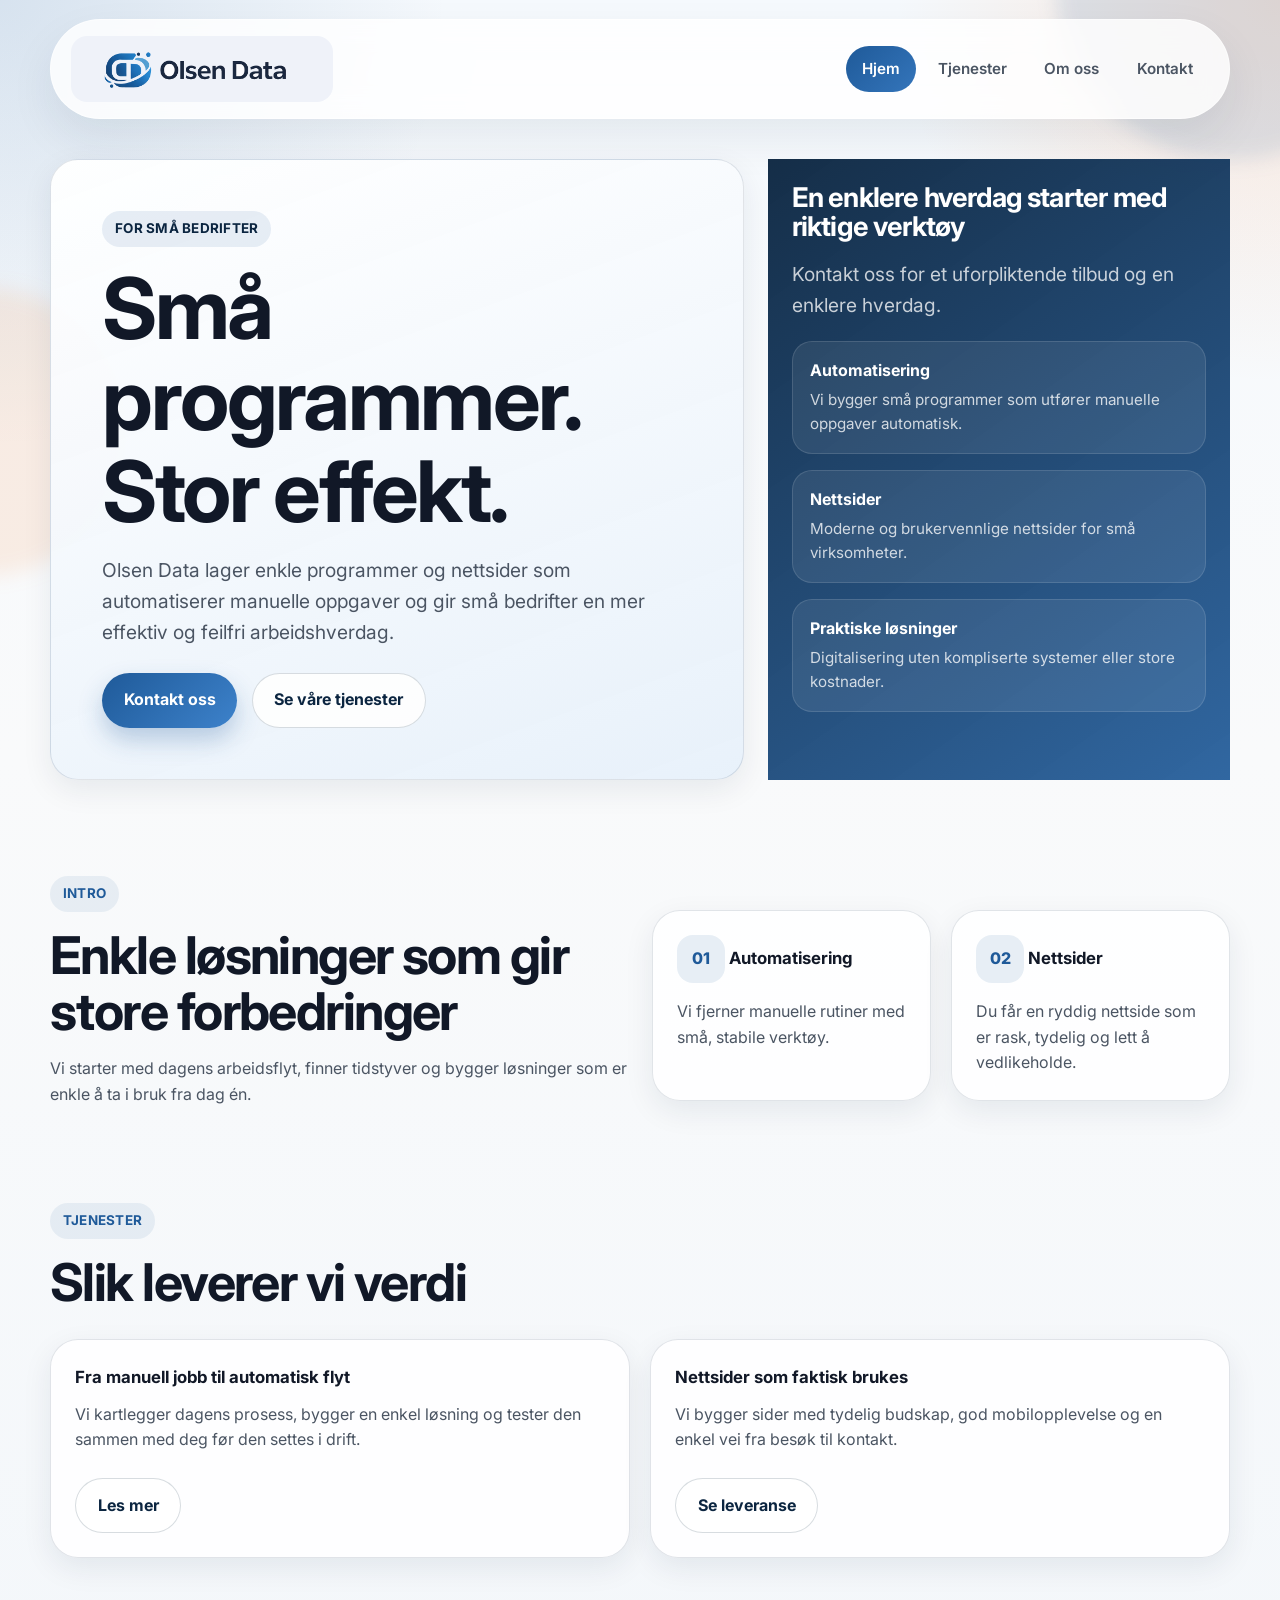
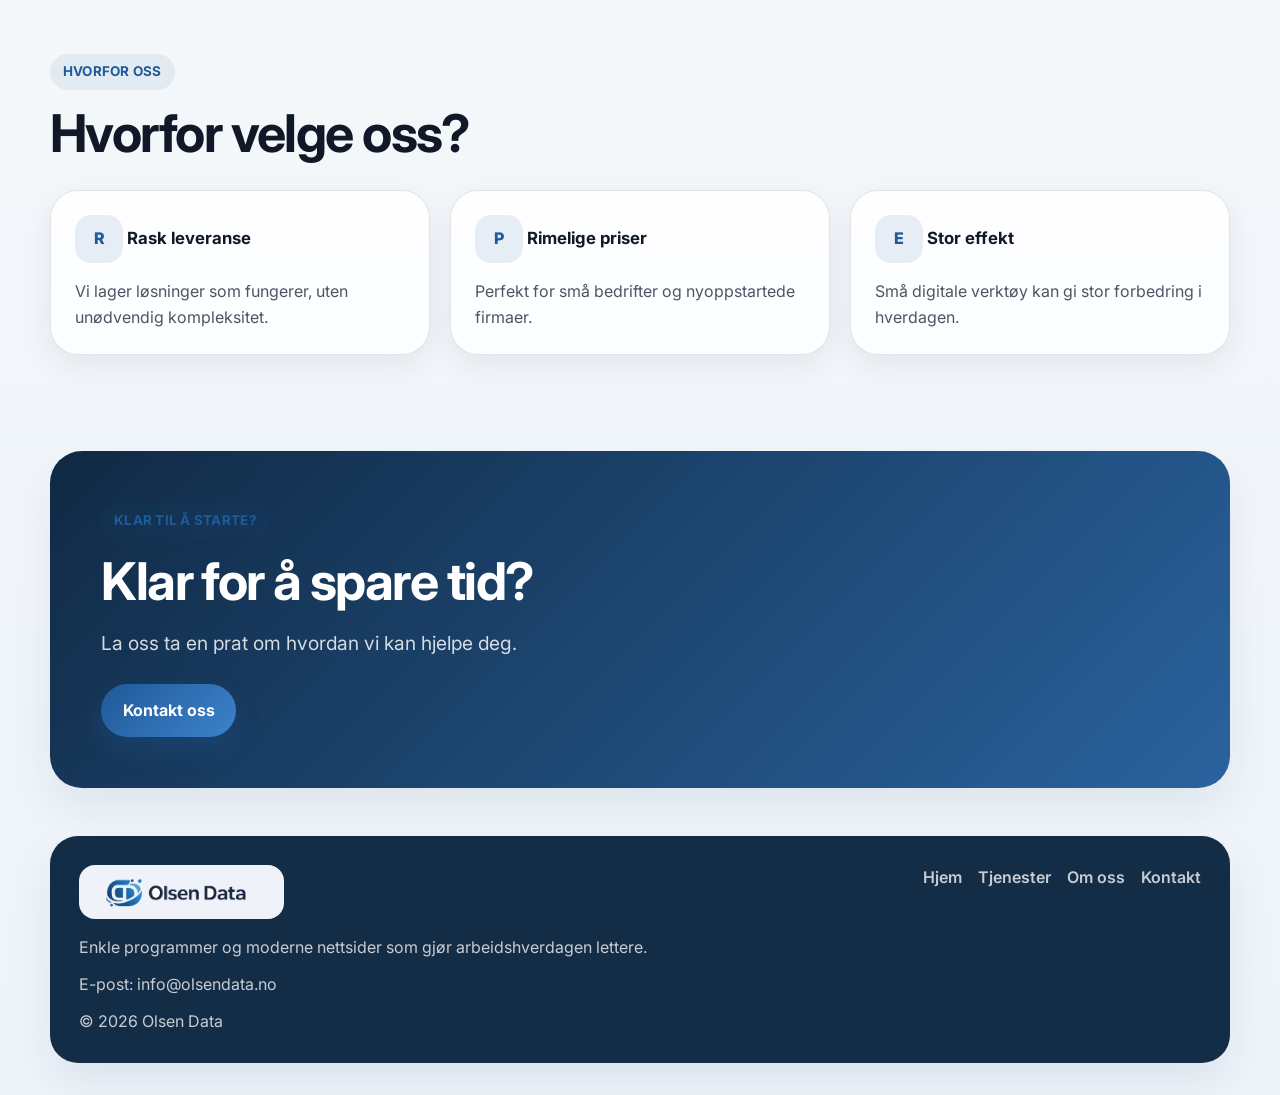
<file: wwwroot/index.html>
<!DOCTYPE html>
<html lang="no">
<head>
  <meta charset="utf-8">
  <meta name="viewport" content="width=device-width, initial-scale=1">
  <title>Olsen Data | Sm&aring; programmer. Stor effekt.</title>
  <meta
    name="description"
    content="Olsen Data lager enkle programmer og nettsider som automatiserer manuelle oppgaver og gir sm&aring; bedrifter en mer effektiv arbeidshverdag.">
  <link rel="stylesheet" href="/css/site.css">
  <script src="/js/site.js?v=20260311c" defer></script>
</head>
<body>
  <div class="page-shell">
    <header class="site-header">
      <div class="header-inner">
        <a class="brand brand-header" href="/">
          <img class="brand-logo-horizontal" src="/images/logo/olsen-data-horizontal-v3.png?v=20260311b" alt="Olsen Data logo">
        </a>
        <nav class="site-nav" aria-label="Hovedmeny">
          <a class="active" href="/">Hjem</a>
          <a href="/tjenester/">Tjenester</a>
          <a href="/om-oss/">Om oss</a>
          <a href="/kontakt/">Kontakt</a>
        </nav>
      </div>
    </header>

    <main>
      <section class="hero">
        <div class="section-inner hero-grid">
          <div class="hero-panel">
            <span class="hero-badge">For sm&aring; bedrifter</span>
            <h1>Sm&aring; programmer. Stor effekt.</h1>
            <p class="lead">
              Olsen Data lager enkle programmer og nettsider som automatiserer manuelle oppgaver og
              gir sm&aring; bedrifter en mer effektiv og feilfri arbeidshverdag.
            </p>
            <div class="cta-row">
              <a class="button button-primary" href="/kontakt/">Kontakt oss</a>
              <a class="button button-secondary" href="/tjenester/">Se v&aring;re tjenester</a>
            </div>
          </div>
          <aside class="hero-side">
            <h3>En enklere hverdag starter med riktige verkt&oslash;y</h3>
            <p class="lead muted-light">
              Kontakt oss for et uforpliktende tilbud og en enklere hverdag.
            </p>
            <div class="hero-stats">
              <div class="hero-stat">
                <strong>Automatisering</strong>
                <span>Vi bygger sm&aring; programmer som utf&oslash;rer manuelle oppgaver automatisk.</span>
              </div>
              <div class="hero-stat">
                <strong>Nettsider</strong>
                <span>Moderne og brukervennlige nettsider for sm&aring; virksomheter.</span>
              </div>
              <div class="hero-stat">
                <strong>Praktiske l&oslash;sninger</strong>
                <span>Digitalisering uten kompliserte systemer eller store kostnader.</span>
              </div>
            </div>
          </aside>
        </div>
      </section>

      <section class="section">
        <div class="section-inner split-layout">
          <div class="section-copy">
            <span class="eyebrow">Intro</span>
            <h2>Enkle l&oslash;sninger som gir store forbedringer</h2>
            <p>
              Vi starter med dagens arbeidsflyt, finner tidstyver og bygger l&oslash;sninger som er enkle &aring;
              ta i bruk fra dag &eacute;n.
            </p>
          </div>
          <div class="grid-two">
            <article class="card">
              <div class="card-icon">01</div>
              <strong>Automatisering</strong>
              <p>Vi fjerner manuelle rutiner med sm&aring;, stabile verkt&oslash;y.</p>
            </article>
            <article class="card">
              <div class="card-icon">02</div>
              <strong>Nettsider</strong>
              <p>Du f&aring;r en ryddig nettside som er rask, tydelig og lett &aring; vedlikeholde.</p>
            </article>
          </div>
        </div>
      </section>

      <section class="section">
        <div class="section-inner">
          <div class="section-copy">
            <span class="eyebrow">Tjenester</span>
            <h2>Slik leverer vi verdi</h2>
          </div>
          <div class="grid-two">
            <article class="service-card">
              <strong>Fra manuell jobb til automatisk flyt</strong>
              <p>
                Vi kartlegger dagens prosess, bygger en enkel l&oslash;sning og tester den sammen med deg
                f&oslash;r den settes i drift.
              </p>
              <div class="cta-row">
                <a class="button button-secondary" href="/tjenester/">Les mer</a>
              </div>
            </article>
            <article class="service-card">
              <strong>Nettsider som faktisk brukes</strong>
              <p>
                Vi bygger sider med tydelig budskap, god mobilopplevelse og en enkel vei fra bes&oslash;k
                til kontakt.
              </p>
              <div class="cta-row">
                <a class="button button-secondary" href="/tjenester/">Se leveranse</a>
              </div>
            </article>
          </div>
        </div>
      </section>

      <section class="section">
        <div class="section-inner">
          <div class="section-copy">
            <span class="eyebrow">Hvorfor oss</span>
            <h2>Hvorfor velge oss?</h2>
          </div>
          <div class="grid-three">
            <article class="value-card">
              <div class="card-icon">R</div>
              <strong>Rask leveranse</strong>
              <p>Vi lager l&oslash;sninger som fungerer, uten un&oslash;dvendig kompleksitet.</p>
            </article>
            <article class="value-card">
              <div class="card-icon">P</div>
              <strong>Rimelige priser</strong>
              <p>Perfekt for sm&aring; bedrifter og nyoppstartede firmaer.</p>
            </article>
            <article class="value-card">
              <div class="card-icon">E</div>
              <strong>Stor effekt</strong>
              <p>Sm&aring; digitale verkt&oslash;y kan gi stor forbedring i hverdagen.</p>
            </article>
          </div>
        </div>
      </section>

      <section class="section">
        <div class="section-inner">
          <div class="feature-banner">
            <span class="eyebrow">Klar til &aring; starte?</span>
            <h2>Klar for &aring; spare tid?</h2>
            <p class="lead">La oss ta en prat om hvordan vi kan hjelpe deg.</p>
            <div class="cta-row">
              <a class="button button-primary" href="/kontakt/">Kontakt oss</a>
            </div>
          </div>
        </div>
      </section>
    </main>

    <footer class="site-footer">
      <div class="footer-inner">
        <div>
          <a class="brand brand-footer" href="/">
            <img class="brand-logo-horizontal" src="/images/logo/olsen-data-horizontal-v3.png" alt="Olsen Data logo">
          </a>
          <p style="margin-top: 1rem;">
            Enkle programmer og moderne nettsider som gj&oslash;r arbeidshverdagen lettere.
          </p>
          <p style="margin-top: 0.7rem;">E-post: <a href="mailto:info@olsendata.no">info@olsendata.no</a></p>
          <p style="margin-top: 0.7rem;">&copy; <span data-year></span> Olsen Data</p>
        </div>
        <div class="footer-links">
          <a href="/">Hjem</a>
          <a href="/tjenester/">Tjenester</a>
          <a href="/om-oss/">Om oss</a>
          <a href="/kontakt/">Kontakt</a>
        </div>
      </div>
    </footer>
  </div>
</body>
</html>
</file>
<file: css/site.css>
@import url("https://fonts.googleapis.com/css2?family=Inter:wght@400;500;600;700;800&display=swap");

:root {
  --color-primary: #1f5a99;
  --color-secondary: #0b2540;
  --color-light-blue: #e6f0fa;
  --color-accent: #ff8a3d;
  --color-text: #111827;
  --color-text-muted: #4b5563;
  --color-background: #f9fafb;
  --color-white: #ffffff;
  --color-border: rgba(11, 37, 64, 0.12);
  --color-success: #166534;
  --color-success-bg: #dcfce7;
  --color-error: #b91c1c;
  --color-error-bg: #fee2e2;
  --shadow-soft: 0 20px 45px rgba(11, 37, 64, 0.08);
  --shadow-card: 0 10px 30px rgba(11, 37, 64, 0.08);
  --radius-lg: 28px;
  --radius-md: 20px;
  --radius-sm: 14px;
  --content-width: 1180px;
}

* {
  box-sizing: border-box;
}

html {
  scroll-behavior: smooth;
}

body {
  margin: 0;
  font-family: "Inter", "Segoe UI", sans-serif;
  color: var(--color-text);
  background:
    radial-gradient(circle at top right, rgba(255, 138, 61, 0.18), transparent 24rem),
    radial-gradient(circle at top left, rgba(31, 90, 153, 0.14), transparent 28rem),
    linear-gradient(180deg, #f5f9fd 0%, var(--color-background) 28%, #eef4fa 100%);
  line-height: 1.6;
}

a {
  color: inherit;
  text-decoration: none;
}

.page-shell {
  position: relative;
  overflow: hidden;
}

.page-shell::before,
.page-shell::after {
  content: "";
  position: absolute;
  border-radius: 999px;
  pointer-events: none;
  filter: blur(10px);
}

.page-shell::before {
  top: -12rem;
  right: -8rem;
  width: 22rem;
  height: 22rem;
  background: rgba(31, 90, 153, 0.12);
}

.page-shell::after {
  top: 18rem;
  left: -10rem;
  width: 18rem;
  height: 18rem;
  background: rgba(255, 138, 61, 0.12);
}

.site-header,
.site-footer,
.section,
.hero {
  position: relative;
  z-index: 1;
}

.site-header {
  padding: 1.2rem 1.25rem 0;
}

.header-inner,
.section-inner,
.footer-inner {
  width: min(calc(100% - 2rem), var(--content-width));
  margin: 0 auto;
}

.header-inner {
  display: flex;
  align-items: center;
  justify-content: space-between;
  gap: 1rem;
  padding: 1rem 1.25rem;
  border: 1px solid rgba(255, 255, 255, 0.55);
  border-radius: 999px;
  background: rgba(255, 255, 255, 0.82);
  backdrop-filter: blur(14px);
  box-shadow: var(--shadow-soft);
}

.brand {
  display: inline-flex;
  align-items: center;
  gap: 0.9rem;
  font-weight: 800;
  letter-spacing: -0.02em;
}

.brand-logo-horizontal {
  display: block;
  width: auto;
}

.brand-header .brand-logo-horizontal {
  height: 3.2rem;
}

.brand-header {
  padding: 0.45rem 0.6rem;
  border-radius: 16px;
  background: rgb(239, 242, 249);
}

.brand-footer {
  padding: 0.45rem 0.6rem;
  border-radius: 16px;
  background: rgb(239, 242, 249);
}

.brand-footer .brand-logo-horizontal {
  height: 2.45rem;
}

.brand-mark {
  display: inline-grid;
  place-items: center;
  width: 2.6rem;
  height: 2.6rem;
  border-radius: 16px;
  color: var(--color-white);
  background: linear-gradient(135deg, var(--color-secondary), var(--color-primary));
}

.brand-text {
  display: flex;
  flex-direction: column;
  line-height: 1.1;
}

.brand-text strong {
  font-size: 1rem;
}

.brand-text span {
  font-size: 0.78rem;
  font-weight: 600;
  color: var(--color-text-muted);
}

.site-nav {
  display: flex;
  align-items: center;
  gap: 0.35rem;
  flex-wrap: wrap;
}

.site-nav a {
  padding: 0.7rem 1rem;
  border-radius: 999px;
  font-size: 0.95rem;
  font-weight: 600;
  color: var(--color-text-muted);
  transition: transform 150ms ease, background-color 150ms ease, color 150ms ease;
}

.site-nav a:hover,
.site-nav a:focus-visible {
  color: var(--color-secondary);
  background: rgba(31, 90, 153, 0.08);
  transform: translateY(-1px);
}

.site-nav a.active {
  color: var(--color-white);
  background: linear-gradient(135deg, var(--color-primary), #3475bb);
}

.hero,
.section {
  padding: 3rem 1.25rem;
}

.hero {
  padding-top: 2.5rem;
}

.hero-grid,
.split-layout,
.contact-layout {
  display: grid;
  gap: 1.5rem;
  align-items: center;
}

.hero-grid {
  grid-template-columns: 1.2fr 0.8fr;
}

.split-layout,
.contact-layout {
  grid-template-columns: repeat(2, minmax(0, 1fr));
}

.hero-panel,
.surface-panel,
.card,
.service-card,
.value-card,
.process-card,
.contact-card,
.contact-form {
  border: 1px solid var(--color-border);
  border-radius: var(--radius-lg);
  background: rgba(255, 255, 255, 0.86);
  box-shadow: var(--shadow-card);
}

.hero-panel {
  padding: clamp(2rem, 4vw, 4rem);
  background: linear-gradient(160deg, rgba(255, 255, 255, 0.96), rgba(230, 240, 250, 0.92));
}

.hero-side {
  padding: 1.5rem;
  min-height: 100%;
  background: linear-gradient(145deg, rgba(11, 37, 64, 0.96), rgba(31, 90, 153, 0.92));
  color: var(--color-white);
}

.hero-badge,
.eyebrow {
  display: inline-flex;
  align-items: center;
  gap: 0.5rem;
  padding: 0.45rem 0.8rem;
  border-radius: 999px;
  font-size: 0.84rem;
  font-weight: 700;
  letter-spacing: 0.02em;
  text-transform: uppercase;
}

.hero-badge {
  color: var(--color-secondary);
  background: rgba(31, 90, 153, 0.1);
}

.eyebrow {
  color: var(--color-primary);
  background: rgba(31, 90, 153, 0.08);
}

h1,
h2,
h3 {
  margin: 0;
  line-height: 1.08;
  letter-spacing: -0.03em;
}

h1 {
  margin-top: 1rem;
  font-size: clamp(2.6rem, 7vw, 5.3rem);
}

h2 {
  margin-top: 1rem;
  font-size: clamp(2rem, 5vw, 3.25rem);
}

h3 {
  font-size: clamp(1.25rem, 3vw, 1.7rem);
}

p {
  margin: 0;
  color: var(--color-text-muted);
}

.lead {
  margin-top: 1.1rem;
  font-size: clamp(1.05rem, 2vw, 1.2rem);
  max-width: 62ch;
}

.cta-row {
  display: flex;
  flex-wrap: wrap;
  gap: 0.9rem;
  margin-top: 1.6rem;
}

.button {
  display: inline-flex;
  align-items: center;
  justify-content: center;
  min-height: 3.2rem;
  padding: 0.85rem 1.35rem;
  border: 0;
  border-radius: 999px;
  font: inherit;
  font-weight: 700;
  cursor: pointer;
  transition: transform 150ms ease, box-shadow 150ms ease, background-color 150ms ease;
}

.button:hover,
.button:focus-visible {
  transform: translateY(-2px);
}

.button-primary {
  color: var(--color-white);
  background: linear-gradient(135deg, var(--color-primary), #3d82cb);
  box-shadow: 0 12px 24px rgba(31, 90, 153, 0.28);
}

.button-secondary {
  color: var(--color-secondary);
  background: rgba(255, 255, 255, 0.9);
  border: 1px solid rgba(11, 37, 64, 0.16);
}

.hero-stats {
  display: grid;
  gap: 1rem;
  margin-top: 1.25rem;
}

.hero-stat {
  padding: 1rem 1.1rem;
  border-radius: var(--radius-md);
  background: rgba(255, 255, 255, 0.08);
  border: 1px solid rgba(255, 255, 255, 0.12);
}

.hero-stat strong {
  display: block;
  font-size: 1rem;
}

.hero-stat span {
  display: block;
  margin-top: 0.3rem;
  color: rgba(255, 255, 255, 0.78);
  font-size: 0.95rem;
}

.section-copy {
  max-width: 65ch;
}

.section-copy p {
  margin-top: 1rem;
}

.grid-two,
.grid-three {
  display: grid;
  gap: 1.25rem;
  margin-top: 1.75rem;
}

.grid-two {
  grid-template-columns: repeat(2, minmax(0, 1fr));
}

.grid-three {
  grid-template-columns: repeat(3, minmax(0, 1fr));
}

.card,
.service-card,
.value-card,
.process-card,
.contact-card {
  padding: 1.5rem;
}

.card strong,
.service-card strong,
.value-card strong,
.process-card strong,
.contact-card strong {
  display: inline-block;
  margin-bottom: 0.65rem;
  font-size: 1.05rem;
}

.card-icon,
.step-chip {
  display: inline-grid;
  place-items: center;
  width: 3rem;
  height: 3rem;
  margin-bottom: 1rem;
  border-radius: 1rem;
  font-weight: 800;
}

.card-icon {
  color: var(--color-primary);
  background: rgba(31, 90, 153, 0.1);
}

.step-chip {
  color: var(--color-white);
  background: linear-gradient(135deg, var(--color-secondary), var(--color-primary));
}

.list {
  margin: 1rem 0 0;
  padding: 0;
  list-style: none;
  display: grid;
  gap: 0.75rem;
}

.list li {
  position: relative;
  padding-left: 1.5rem;
  color: var(--color-text-muted);
}

.list li::before {
  content: "";
  position: absolute;
  top: 0.58rem;
  left: 0;
  width: 0.55rem;
  height: 0.55rem;
  border-radius: 999px;
  background: var(--color-accent);
}

.feature-banner {
  padding: clamp(2rem, 4vw, 3.5rem);
  border-radius: calc(var(--radius-lg) + 4px);
  color: var(--color-white);
  background: linear-gradient(135deg, rgba(11, 37, 64, 0.98), rgba(31, 90, 153, 0.95));
  box-shadow: var(--shadow-soft);
}

.feature-banner p,
.feature-banner .muted-light {
  color: rgba(255, 255, 255, 0.82);
}

.feature-banner .button-secondary {
  color: var(--color-white);
  border-color: rgba(255, 255, 255, 0.22);
  background: rgba(255, 255, 255, 0.08);
}

.quote-line {
  margin-top: 1rem;
  font-size: clamp(1.2rem, 2vw, 1.45rem);
  font-weight: 700;
  color: var(--color-secondary);
}

.contact-layout {
  align-items: start;
}

.contact-form {
  padding: clamp(1.5rem, 3vw, 2rem);
}

.field {
  margin-top: 1rem;
}

.field label {
  display: block;
  margin-bottom: 0.45rem;
  font-weight: 700;
  color: var(--color-secondary);
}

.field input,
.field textarea {
  width: 100%;
  padding: 0.9rem 1rem;
  border: 1px solid rgba(11, 37, 64, 0.16);
  border-radius: var(--radius-sm);
  background: #fff;
  font: inherit;
  color: var(--color-text);
  transition: border-color 150ms ease, box-shadow 150ms ease;
}

.field input:focus,
.field textarea:focus {
  outline: none;
  border-color: rgba(31, 90, 153, 0.5);
  box-shadow: 0 0 0 4px rgba(31, 90, 153, 0.12);
}

.field textarea {
  min-height: 10rem;
  resize: vertical;
}

.field-error {
  min-height: 1.2rem;
  margin-top: 0.35rem;
  font-size: 0.9rem;
  color: var(--color-error);
}

.form-status {
  margin-top: 1rem;
  padding: 0.9rem 1rem;
  border-radius: var(--radius-sm);
  font-weight: 600;
  display: none;
}

.form-status.visible {
  display: block;
}

.form-status.loading {
  color: var(--color-secondary);
  background: var(--color-light-blue);
}

.form-status.success {
  color: var(--color-success);
  background: var(--color-success-bg);
}

.form-status.error {
  color: var(--color-error);
  background: var(--color-error-bg);
}

.site-footer {
  padding: 0 1.25rem 2rem;
}

.footer-inner {
  display: grid;
  gap: 1.2rem;
  grid-template-columns: 1.1fr 0.9fr;
  padding: 1.8rem;
  border-radius: var(--radius-lg);
  background: rgba(11, 37, 64, 0.96);
  color: rgba(255, 255, 255, 0.9);
  box-shadow: var(--shadow-soft);
}

.footer-inner p,
.footer-inner a {
  color: rgba(255, 255, 255, 0.76);
}

.footer-links {
  display: flex;
  flex-wrap: wrap;
  gap: 0.85rem 1rem;
  justify-content: flex-end;
  align-content: start;
}

.footer-links a {
  font-weight: 600;
}

.muted-light {
  color: rgba(255, 255, 255, 0.76);
}

@media (max-width: 980px) {
  .hero-grid,
  .split-layout,
  .contact-layout,
  .grid-two,
  .grid-three,
  .footer-inner {
    grid-template-columns: 1fr;
  }

  .header-inner {
    border-radius: 28px;
    flex-direction: column;
    align-items: stretch;
  }

  .site-nav {
    justify-content: space-between;
  }

  .footer-links {
    justify-content: flex-start;
  }
}

@media (max-width: 680px) {
  .site-header,
  .hero,
  .section,
  .site-footer {
    padding-left: 0.8rem;
    padding-right: 0.8rem;
  }

  .header-inner,
  .hero-panel,
  .hero-side,
  .card,
  .service-card,
  .value-card,
  .process-card,
  .contact-card,
  .contact-form,
  .footer-inner {
    padding: 1.25rem;
  }

  .site-nav a,
  .button {
    width: 100%;
  }

  .brand-header .brand-logo-horizontal {
    height: 2.6rem;
  }

  .brand-footer .brand-logo-horizontal {
    height: 2.2rem;
  }

  .cta-row {
    flex-direction: column;
  }
}
</file>
